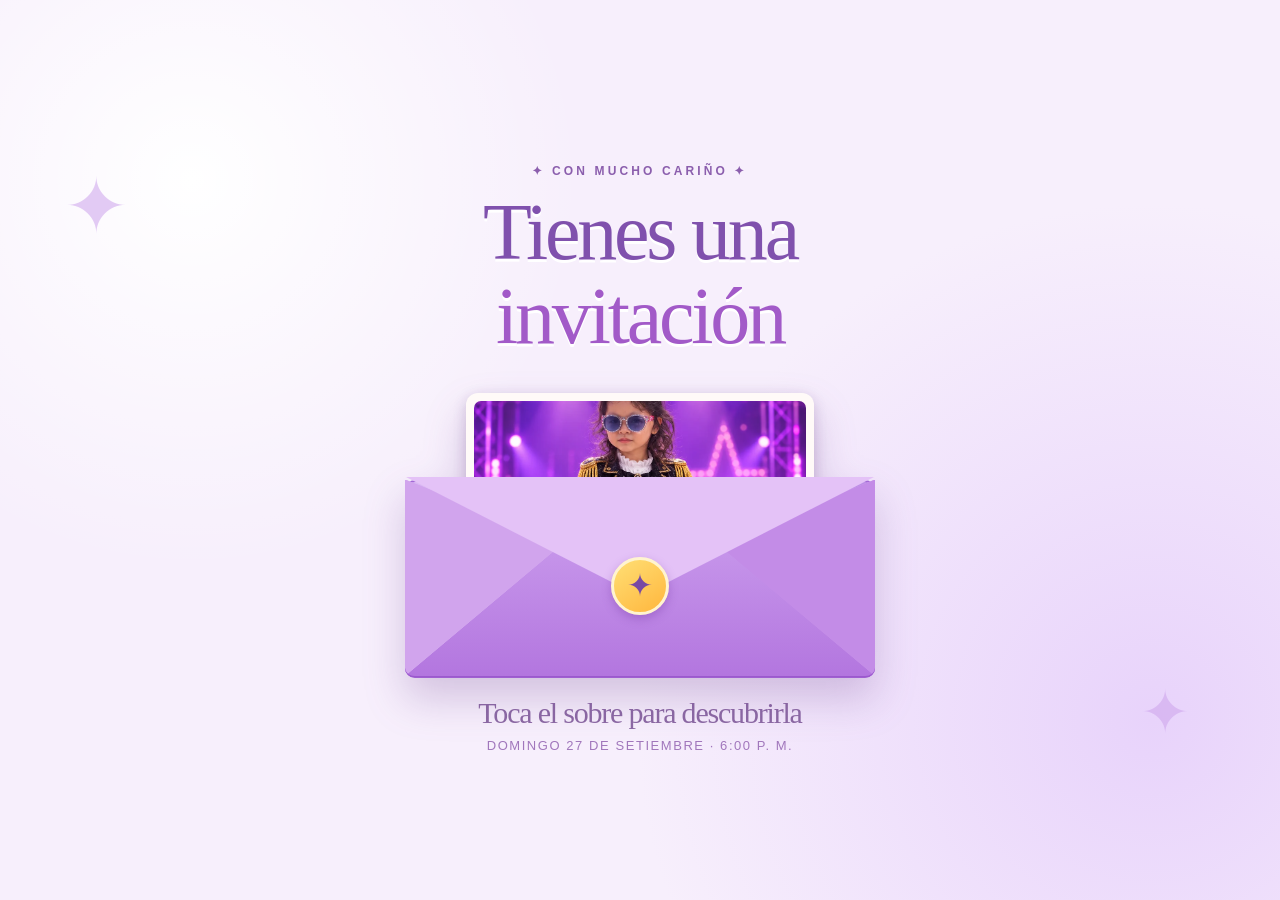
<file: index.html>
<!doctype html>
<html lang="es">
<head>
  <meta charset="utf-8">
  <meta name="viewport" content="width=device-width, initial-scale=1, viewport-fit=cover">
  <meta name="theme-color" content="#f7effc">
  <meta name="robots" content="noindex,nofollow">
  <meta name="description" content="Alessia tiene una invitación para ti.">
  <title>Una invitación para ti · Alessia</title>
  <link rel="stylesheet" href="styles.css">
</head>
<body class="cover-page">
  <main class="cover">
    <div class="cover-head">
      <div class="eyebrow">✦ Con mucho cariño ✦</div>
      <h1 class="script">Tienes una <span>invitación</span></h1>
    </div>
    <button class="envelope-button" type="button" aria-label="Abrir el sobre y ver la invitación de Alessia">
      <span class="envelope-back" aria-hidden="true"></span>
      <span class="letter" aria-hidden="true"><img src="assets/alessia-portada.webp" alt=""><strong>Alessia cumple <b>4</b></strong></span>
      <span class="envelope-front" aria-hidden="true"></span>
      <span class="envelope-flap" aria-hidden="true"></span>
      <span class="seal" aria-hidden="true">✦</span>
    </button>
    <p class="cover-prompt script">Toca el sobre para descubrirla</p>
    <p class="cover-foot">Domingo 27 de setiembre · 6:00 p. m.</p>
  </main>
  <audio id="background-music" src="assets/audio/musica-invitacion.mp3" preload="auto" loop></audio>
  <script src="music.js"></script>
  <script>
    const envelope = document.querySelector('.envelope-button');
    envelope.addEventListener('click', () => {
      if (envelope.classList.contains('opening')) return;
      window.startInvitationMusic?.();
      envelope.classList.add('opening');
      setTimeout(() => { window.location.href = 'invitacion.html'; }, 700);
    });
  </script>
</body>
</html>
</file>
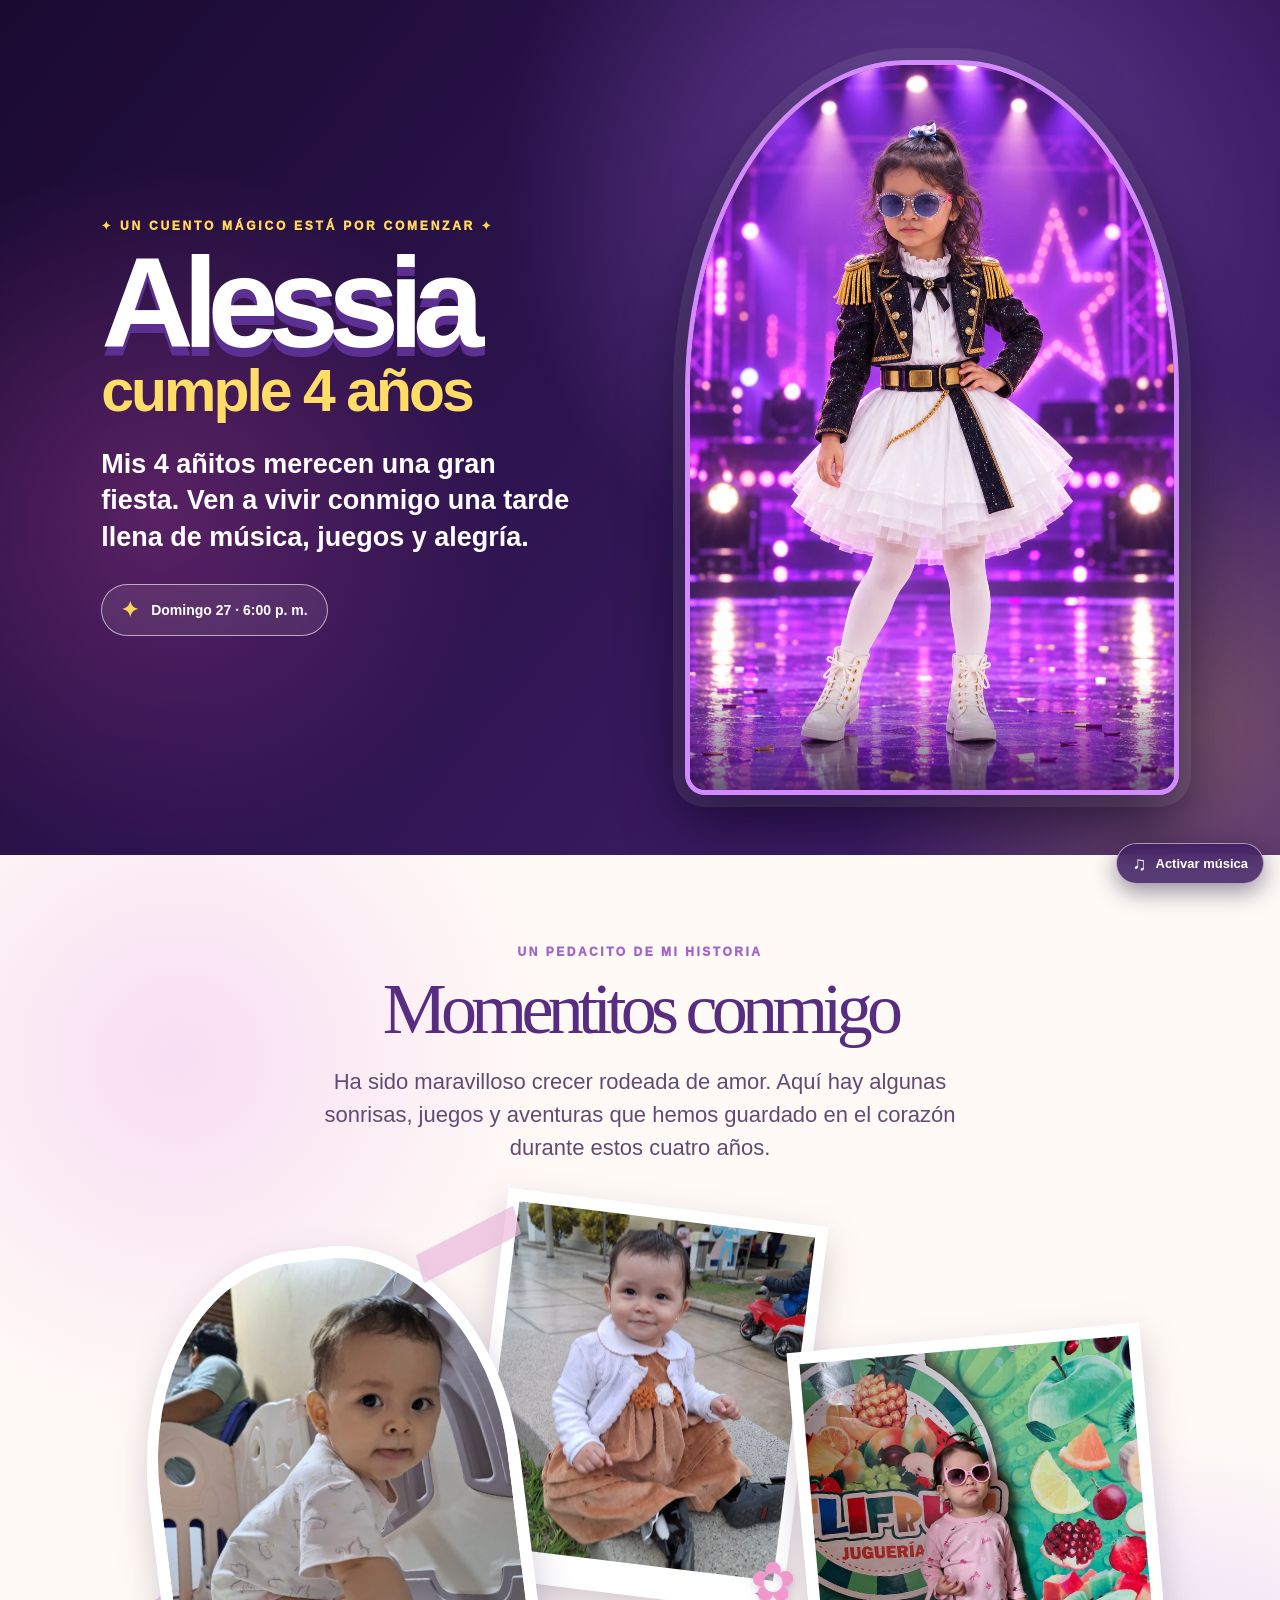
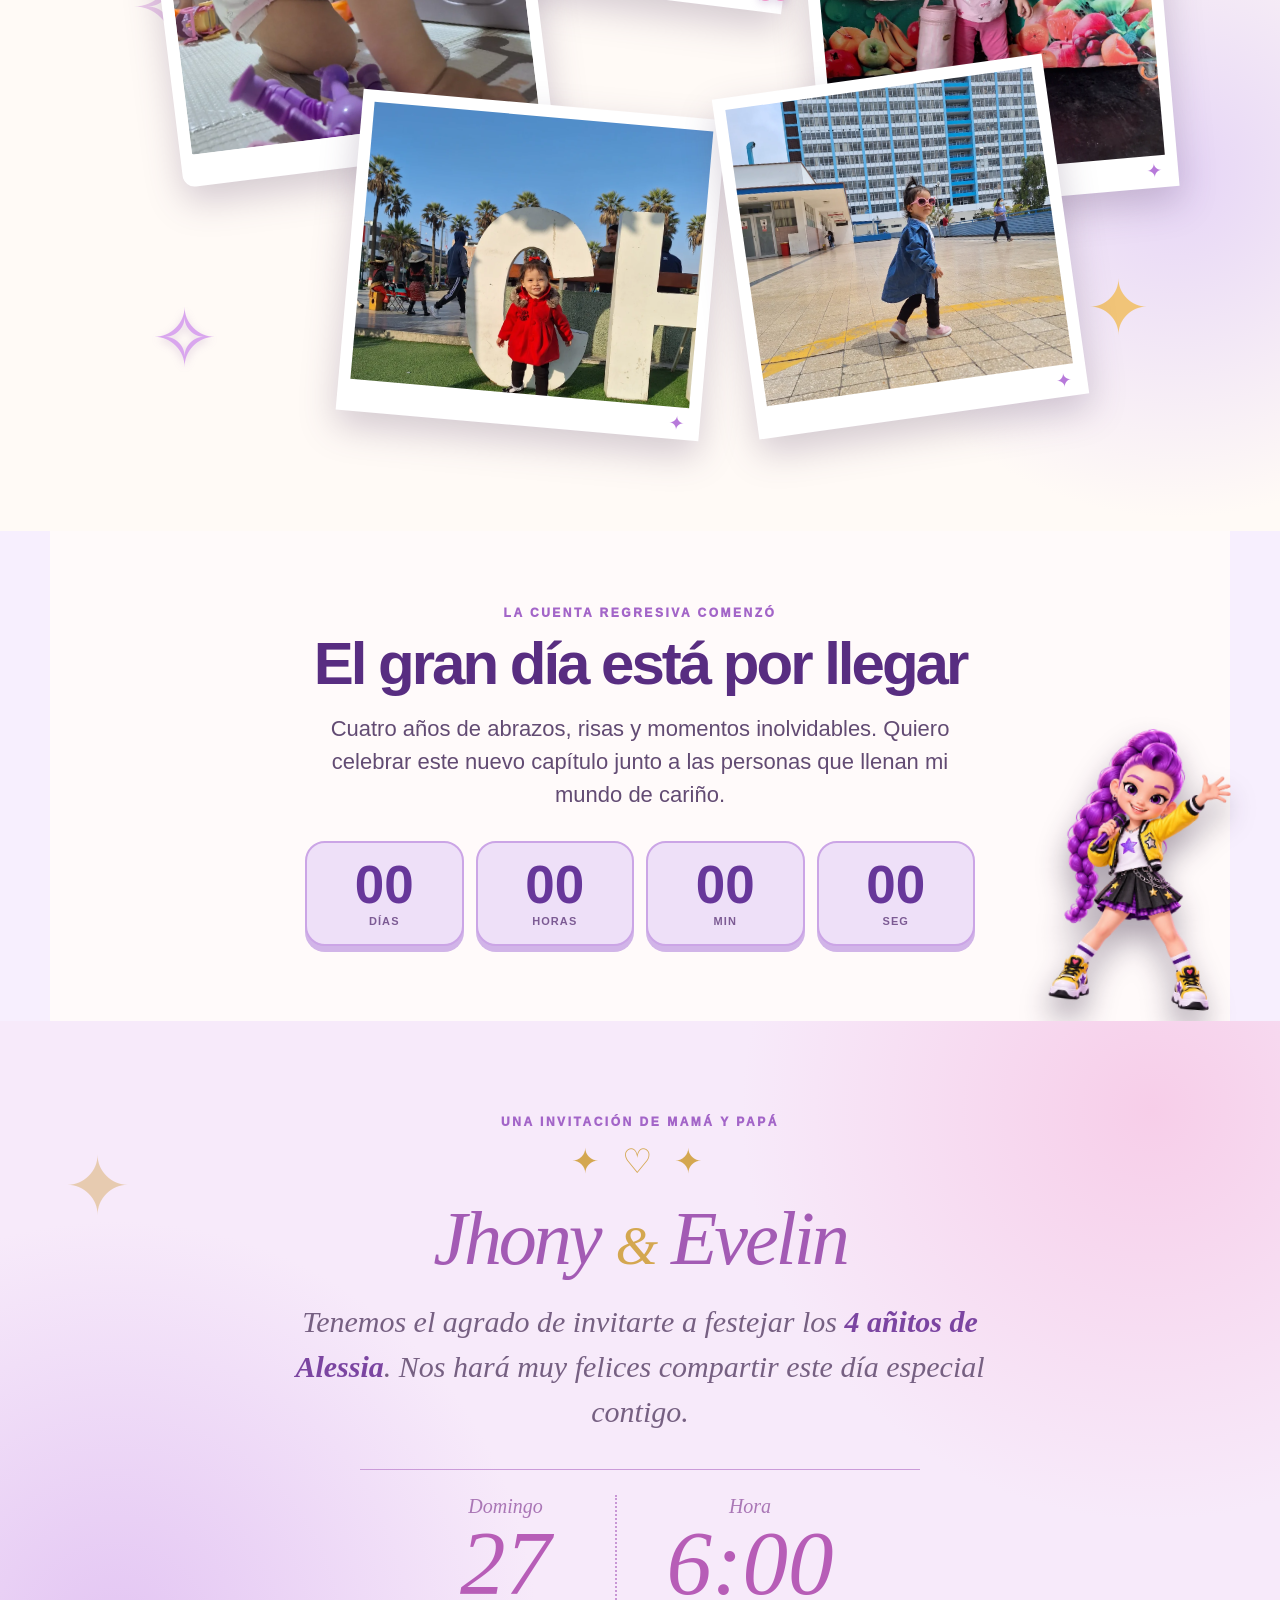
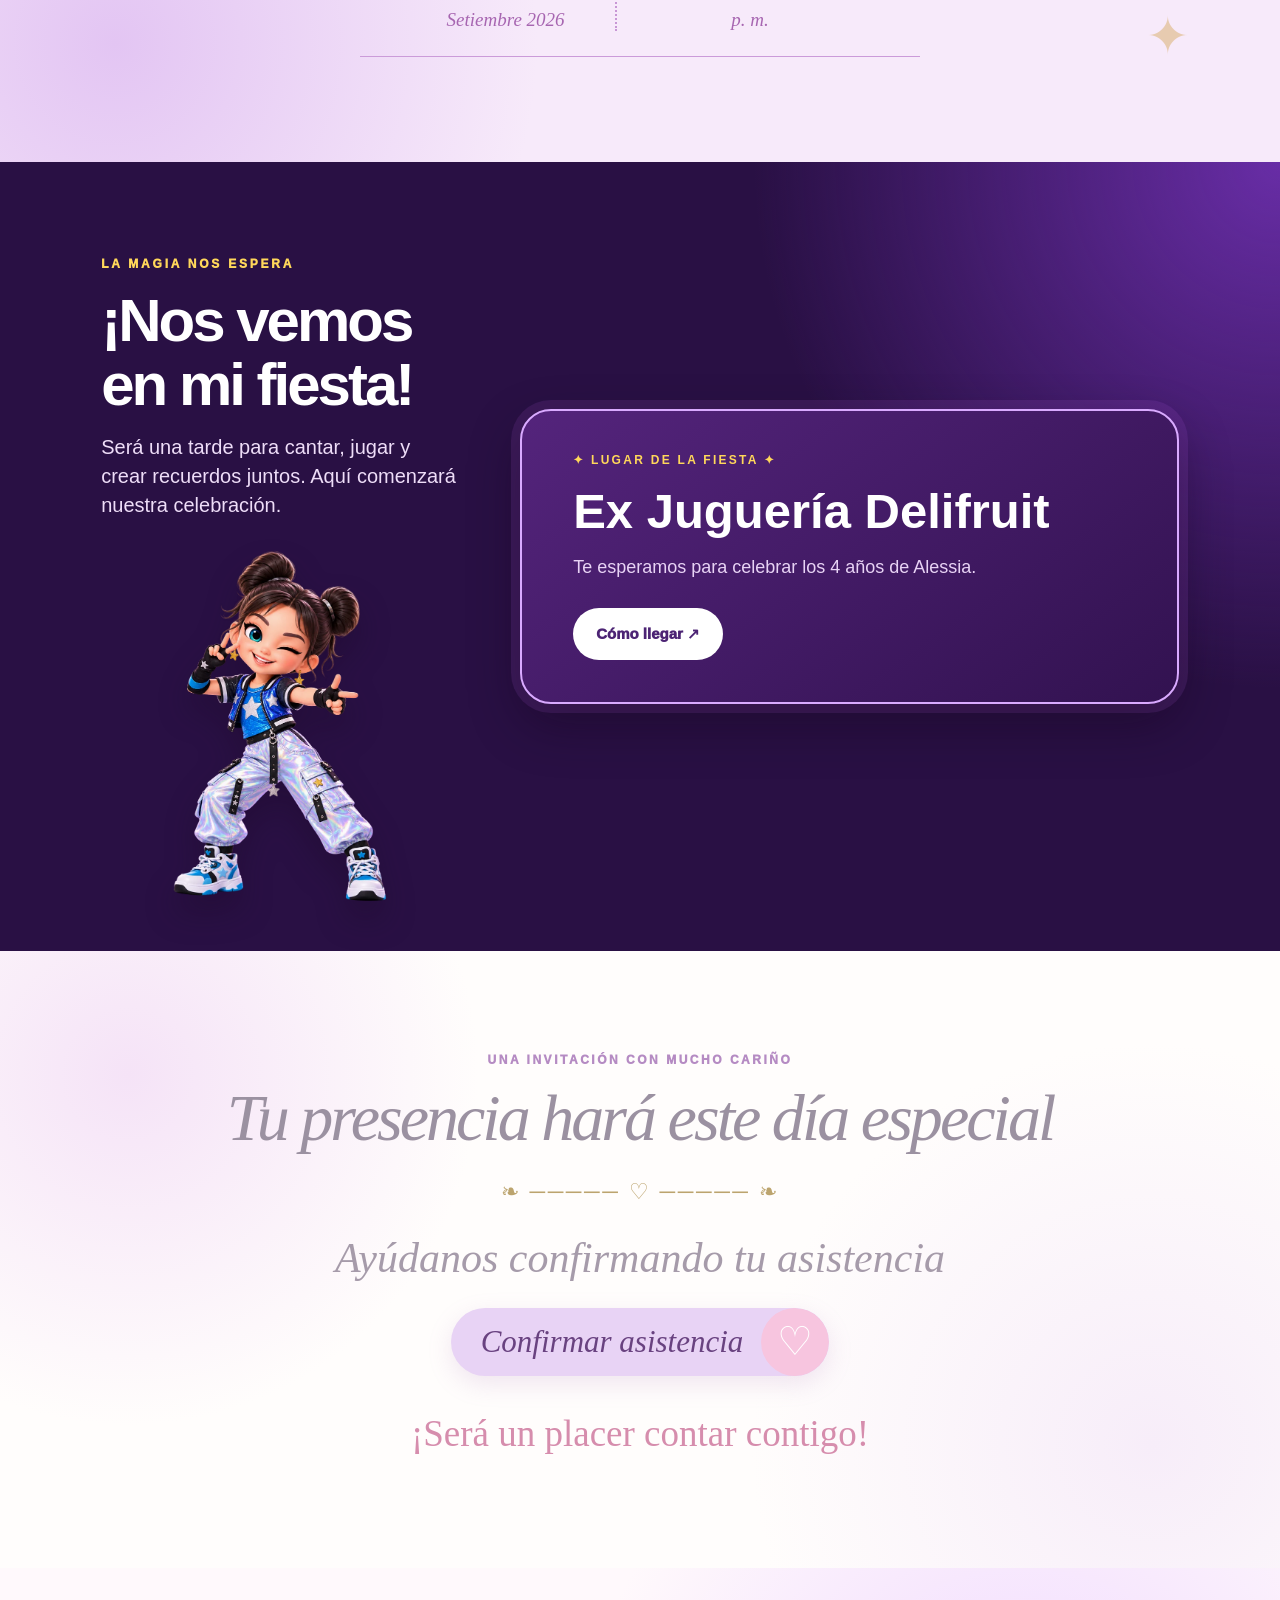
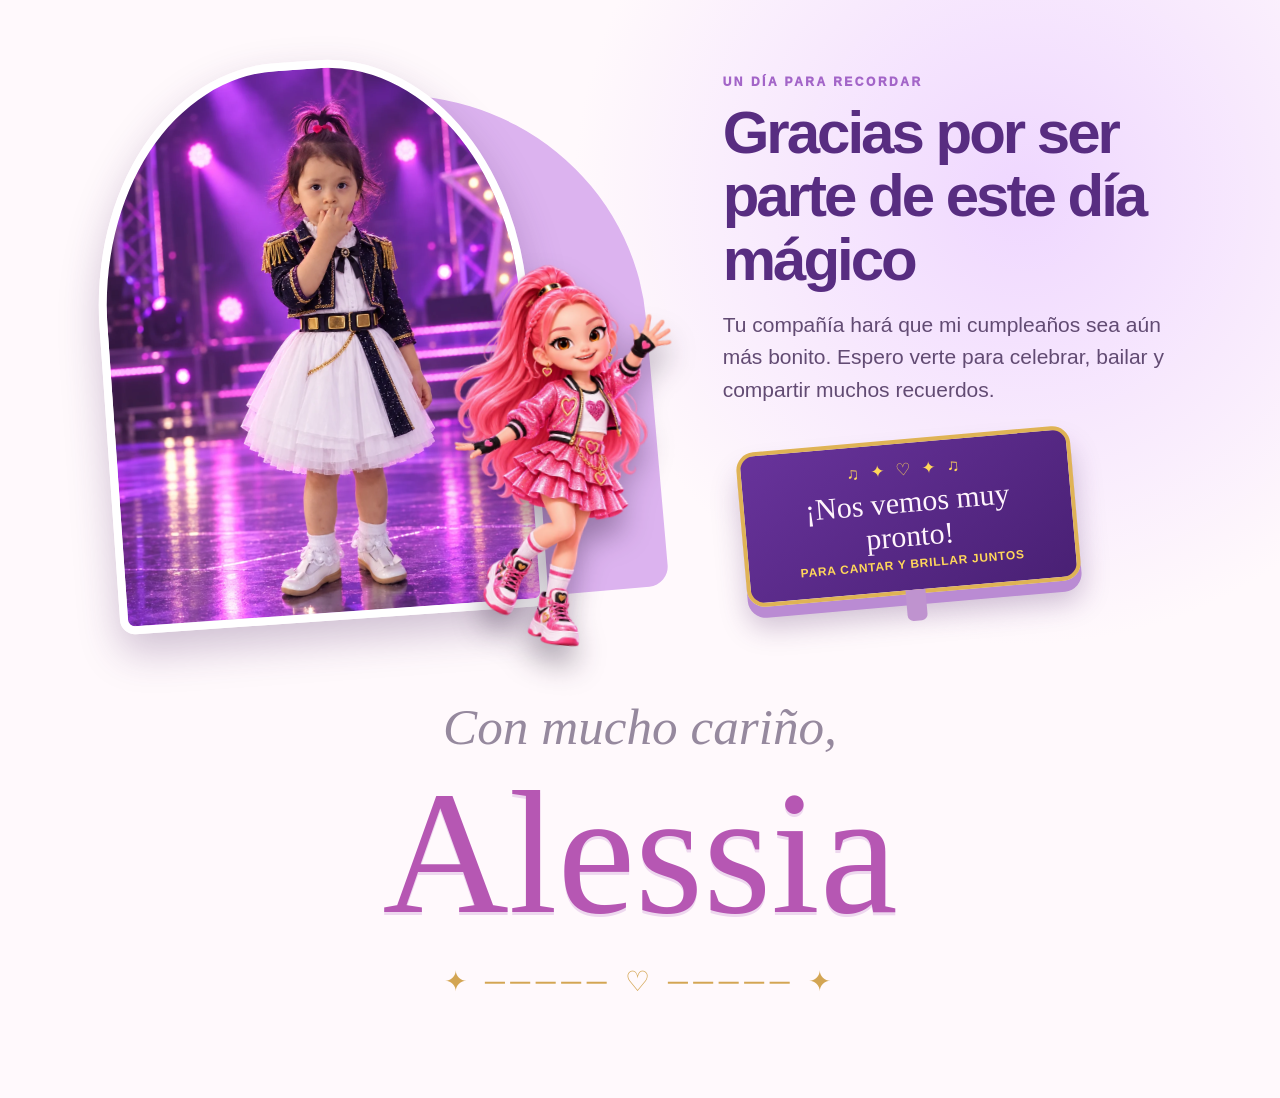
<file: invitacion.html>
<!doctype html>
<html lang="es">
<head>
  <meta charset="utf-8">
  <meta name="viewport" content="width=device-width, initial-scale=1, viewport-fit=cover">
  <meta name="theme-color" content="#17092e">
  <meta name="robots" content="noindex,nofollow">
  <meta name="description" content="Celebra los 4 años de Alessia el domingo 27 de setiembre a las 6:00 p. m.">
  <title>Alessia cumple 4 · Invitación</title>
  <link rel="stylesheet" href="styles.css">
</head>
<body class="invitation-page">
  <main class="site">
    <header class="invite-hero">
      <div class="wrap hero-inner">
        <div class="hero-text">
          <span class="overline">✦ Un cuento mágico está por comenzar ✦</span>
          <h1>Alessia<span>cumple 4 años</span></h1>
          <p>Mis 4 añitos merecen una gran fiesta. Ven a vivir conmigo una tarde llena de música, juegos y alegría.</p>
          <div class="hero-date"><span aria-hidden="true">✦</span> Domingo 27 · 6:00 p. m.</div>
        </div>
        <div class="hero-photo">
          <img src="assets/alessia-portada.webp" alt="Alessia vestida para su fiesta con chaqueta negra y dorada y falda blanca">
          <span class="hero-spark one" aria-hidden="true">✧</span><span class="hero-spark two" aria-hidden="true">✦</span>
        </div>
      </div>
    </header>




    <section class="moments-section" aria-labelledby="moments-title">
      <div class="wrap">
        <span class="section-tag">Un pedacito de mi historia</span>
        <h2 id="moments-title">Momentitos conmigo</h2>
        <p class="lead">Ha sido maravilloso crecer rodeada de amor. Aquí hay algunas sonrisas, juegos y aventuras que hemos guardado en el corazón durante estos cuatro años.</p>
        <div class="scrapbook">
          <span class="tape" aria-hidden="true"></span><span class="sticker one" aria-hidden="true">✿</span><span class="sticker two" aria-hidden="true">✧</span>
          <button class="shot" type="button" aria-label="Ampliar momento 1"><img src="assets/momento-1.webp" alt="Alessia de bebé jugando" loading="lazy"></button>
          <button class="shot" type="button" aria-label="Ampliar momento 2"><img src="assets/momento-2.webp" alt="Alessia sonriendo de pequeña" loading="lazy"></button>
          <button class="shot" type="button" aria-label="Ampliar momento 3"><img src="assets/momento-3.webp" alt="Alessia con gafas rosas" loading="lazy"></button>
          <button class="shot" type="button" aria-label="Ampliar momento 4"><img src="assets/momento-4.webp" alt="Alessia con abrigo rojo" loading="lazy"></button>
          <button class="shot" type="button" aria-label="Ampliar momento 5"><img src="assets/momento-5.webp" alt="Alessia caminando con gafas rosas" loading="lazy"></button>
        </div>
      </div>
    </section>
    <section class="intro-section wrap" aria-labelledby="intro-title">
      <span class="section-tag">La cuenta regresiva comenzó</span>
      <h2 id="intro-title">El gran día está por llegar</h2>
      <p class="lead">Cuatro años de abrazos, risas y momentos inolvidables. Quiero celebrar este nuevo capítulo junto a las personas que llenan mi mundo de cariño.</p>
      <div class="countdown" id="countdown" aria-label="Cuenta regresiva para la fiesta">
        <div class="time-box"><strong id="days">00</strong><small>Días</small></div>
        <div class="time-box"><strong id="hours">00</strong><small>Horas</small></div>
        <div class="time-box"><strong id="minutes">00</strong><small>Min</small></div>
        <div class="time-box"><strong id="seconds">00</strong><small>Seg</small></div>
      </div>
      <img class="warrior warrior-purple" src="assets/guerrera-morada.webp" alt="Guerrera K-pop de niña con trenza morada y chaqueta amarilla" loading="lazy">
    </section>
    <section class="family-section" aria-labelledby="family-title">
      <div class="wrap family-inner">
        <span class="section-tag">Una invitación de mamá y papá</span>
        <div class="family-emblem" aria-hidden="true">✦ ♡ ✦</div>
        <h2 id="family-title">Jhony <span>&amp;</span> Evelin</h2>
        <p>Tenemos el agrado de invitarte a festejar los <strong>4 añitos de Alessia</strong>. Nos hará muy felices compartir este día especial contigo.</p>
        <div class="family-event" aria-label="Domingo 27 de setiembre de 2026 a las 6 de la tarde">
          <div><small>Domingo</small><strong>27</strong><span>Setiembre 2026</span></div>
          <i aria-hidden="true"></i>
          <div><small>Hora</small><strong>6:00</strong><span>p. m.</span></div>
        </div>
      </div>
    </section>
    <section class="details-section" aria-labelledby="details-title">
      <div class="wrap details-grid">
        <div class="details-title">
          <span class="overline">La magia nos espera</span>
          <h2 id="details-title">¡Nos vemos en mi fiesta!</h2>
          <p>Será una tarde para cantar, jugar y crear recuerdos juntos. Aquí comenzará nuestra celebración.</p>
          <img class="warrior warrior-blue" src="assets/guerrera-azul.webp" alt="Guerrera K-pop de niña con dos moños y ropa azul" loading="lazy">
        </div>
        <div class="event-card">
          <span class="event-card-tag">✦ Lugar de la fiesta ✦</span>
          <h3>Ex Juguería Delifruit</h3>
          <p>Te esperamos para celebrar los 4 años de Alessia.</p>
          <a class="btn btn-map" href="https://maps.app.goo.gl/7Awkzd8nzFdAKbxn6" target="_blank" rel="noopener noreferrer">Cómo llegar ↗</a>
        </div>
      </div>
    </section>
    <section class="rsvp-section" aria-labelledby="rsvp-title">
      <div class="wrap">
        <span class="section-tag">Una invitación con mucho cariño</span>
        <h2 id="rsvp-title">Tu presencia hará este día especial</h2>
        <div class="rsvp-ornament" aria-hidden="true">❧ ───── ♡ ───── ❧</div>
        <p class="rsvp-request">Ayúdanos confirmando tu asistencia</p>
        <a class="btn btn-rsvp" href="https://wa.me/51922124155?text=Hola%2C%20confirmo%20mi%20asistencia%20al%20cumplea%C3%B1os%20de%20Alessia%20el%2027%20de%20setiembre%20a%20las%206%3A00%20p.%20m." target="_blank" rel="noopener noreferrer"><span>Confirmar asistencia</span><span class="rsvp-icon" aria-hidden="true">♡</span></a>
        <p class="rsvp-closing">¡Será un placer contar contigo!</p>
      </div>
    </section>
    <section class="farewell-section" aria-labelledby="farewell-title">
      <div class="wrap farewell-grid">
        <div class="farewell-visual">
          <img class="farewell-photo" src="assets/alessia-despedida.webp" alt="Alessia con su vestido de fiesta en un escenario de luces moradas" loading="lazy">
          <img class="warrior warrior-pink" src="assets/guerrera-rosa.webp" alt="Guerrera K-pop de niña de cabello rosa saludando junto a Alessia" loading="lazy">
        </div>
        <div class="farewell-copy">
          <span class="section-tag">Un día para recordar</span>
          <h2 id="farewell-title">Gracias por ser parte de este día mágico</h2>
          <p>Tu compañía hará que mi cumpleaños sea aún más bonito. Espero verte para celebrar, bailar y compartir muchos recuerdos.</p>
          <div class="fan-sign" aria-label="Letrero de fan: ¡Nos vemos muy pronto para cantar y brillar!">
            <span aria-hidden="true">♫ ✦ ♡ ✦ ♫</span>
            <strong>¡Nos vemos muy pronto!</strong>
            <small>Para cantar y brillar juntos</small>
          </div>
        </div>
      </div>
      <div class="farewell-signature wrap">
        <span>Con mucho cariño,</span>
        <strong>Alessia</strong>
        <div aria-hidden="true">✦ ───── ♡ ───── ✦</div>
      </div>
    </section>
  </main>
  <div class="lightbox" id="lightbox" role="dialog" aria-modal="true" aria-label="Foto ampliada"><button type="button" aria-label="Cerrar foto">×</button><img alt=""></div>
  <audio id="background-music" src="assets/audio/musica-invitacion.mp3" preload="auto" loop></audio>
  <button class="music-toggle" id="music-toggle" type="button" aria-label="Activar música"><span aria-hidden="true">♫</span><span class="music-label">Activar música</span></button>
  <script src="invitation.js"></script>
  <script src="music.js"></script>
</body>
</html>
</file>
<file: styles.css>
:root{--night:#17092e;--plum:#452071;--violet:#7945c9;--lilac:#b99ade;--pink:#f674c8;--gold:#ffd75a;--paper:#fffaf8;--ink:#352044}
*{box-sizing:border-box}
html{scroll-behavior:smooth}
body{margin:0;font-family:Trebuchet MS,Segoe UI,Arial,sans-serif}
button,a{-webkit-tap-highlight-color:transparent}
button{font:inherit}
img{display:block;max-width:100%}
a{color:inherit}
.script{font-family:Segoe Script,Brush Script MT,cursive;font-weight:400;letter-spacing:-.04em}

/* A separate, full-screen envelope cover. */
.cover-page{color:var(--ink);background:#f8efff}
.cover{min-height:100svh;display:flex;flex-direction:column;justify-content:center;align-items:center;position:relative;isolation:isolate;overflow:hidden;text-align:center;padding:48px 20px 32px;background:radial-gradient(circle at 15% 20%,#fff 0,transparent 30%),radial-gradient(circle at 90% 80%,#e8d3fb 0,transparent 38%),#f7effc}
.cover::before,.cover::after{content:"✦";position:absolute;color:#cda3ec;font-size:clamp(38px,6vw,80px);opacity:.55;z-index:-1}.cover::before{left:5%;top:18%}.cover::after{right:7%;bottom:17%;font-size:clamp(28px,5vw,60px)}
.cover-head{position:relative;z-index:3;margin:0 0 clamp(20px,4vh,45px)}
.cover-head .eyebrow{font-size:12px;text-transform:uppercase;letter-spacing:.26em;color:#8b5ead;font-weight:900}
.cover-head h1{font-size:clamp(50px,8vw,96px);line-height:1.05;color:#8051ad;margin:12px 0 0;text-shadow:0 3px 0 #fff}
.cover-head h1 span{display:block;color:#a25ac8}
.envelope-button{border:0;background:transparent;padding:0;width:min(76vw,470px);height:min(57vw,345px);min-height:245px;max-height:345px;position:relative;cursor:pointer;perspective:1000px;filter:drop-shadow(0 21px 20px #63368a3d)}
.letter{position:absolute;z-index:2;left:13%;right:13%;top:5%;height:80%;border-radius:12px;background:var(--paper);padding:8px 8px 17px;box-shadow:0 4px 14px #42196633;transition:transform .65s ease;overflow:hidden}
.letter img{width:100%;height:77%;object-fit:cover;object-position:center 22%;border-radius:7px}
.letter strong{display:block;font-size:clamp(20px,4vw,28px);font-weight:1000;color:var(--plum);margin-top:5px}.letter strong b{color:#e453ad}
.envelope-back{position:absolute;z-index:1;left:0;right:0;bottom:0;height:66%;border-radius:10px;background:linear-gradient(145deg,#dab8f3,#aa74dd);border:2px solid #a369d6}
.envelope-front{position:absolute;z-index:4;left:0;right:0;bottom:0;height:66%;border-radius:0 0 10px 10px;background:linear-gradient(140deg,#d1a4ed 49.8%,transparent 50%) left/50% 100% no-repeat,linear-gradient(220deg,#c38ce7 49.8%,transparent 50%) right/50% 100% no-repeat,linear-gradient(0deg,#b376df,#d0a5f0);clip-path:polygon(0 0,50% 48%,100% 0,100% 100%,0 100%);border-bottom:2px solid #9c58ce}
.envelope-flap{position:absolute;z-index:5;left:0;right:0;bottom:27%;height:40%;background:#e4c2f7;clip-path:polygon(0 0,100% 0,50% 100%);transform-origin:top;transition:transform .55s ease,z-index .2s}
.seal{position:absolute;z-index:6;left:50%;bottom:21%;transform:translateX(-50%);width:58px;height:58px;border-radius:50%;display:grid;place-items:center;background:linear-gradient(145deg,#ffdf75,#ffb63d);color:#7849a4;border:3px solid #fff4cf;font-size:31px;box-shadow:0 4px 10px #7b3eaa65;transition:opacity .25s}
.envelope-button:hover .letter,.envelope-button:focus-visible .letter{transform:translateY(-14px)}
.envelope-button.opening .envelope-flap{transform:rotateX(175deg);z-index:0}.envelope-button.opening .letter{transform:translateY(-110px)}.envelope-button.opening .seal{opacity:0}
.cover-prompt{font-size:clamp(20px,3vw,30px);color:#8c69a4;margin:30px 0 0}.cover-foot{font-size:13px;letter-spacing:.12em;text-transform:uppercase;color:#a177bc;margin:16px 0 0}

/* Invitation page. */
.invitation-page{background:#f7effe;color:var(--ink)}
.site{overflow:hidden}
.wrap{max-width:1180px;margin:auto;padding-left:clamp(20px,4vw,54px);padding-right:clamp(20px,4vw,54px)}
.invite-hero{min-height:690px;background:radial-gradient(circle at 72% 22%,#68409b 0,transparent 37%),linear-gradient(130deg,#1a0a31,#452073);color:#fff;position:relative;isolation:isolate;overflow:hidden}
.invite-hero::before{content:"";position:absolute;inset:0;background:radial-gradient(circle at 12% 60%,#e451ba44 0,transparent 28%),radial-gradient(circle at 93% 85%,#ffd65b44 0,transparent 25%);z-index:-1}
.hero-inner{min-height:690px;display:grid;grid-template-columns:minmax(0,1fr) minmax(330px,.95fr);align-items:center;gap:clamp(20px,5vw,85px);padding-top:60px;padding-bottom:60px}
.hero-text{position:relative;z-index:2}
.overline{display:block;color:var(--gold);font-size:12px;font-weight:1000;letter-spacing:.23em;text-transform:uppercase;margin-bottom:18px}
.hero-text h1{font-size:clamp(68px,10vw,134px);line-height:.82;letter-spacing:-.085em;margin:0 0 20px;text-shadow:0 9px 0 #5c3092}
.hero-text h1 span{display:block;font-size:.46em;letter-spacing:-.05em;line-height:1.18;color:#ffdd67;text-shadow:none}
.hero-text p{font-size:clamp(19px,2.3vw,27px);font-weight:800;line-height:1.35;max-width:480px;margin:0 0 29px}
.hero-date{display:inline-flex;gap:12px;align-items:center;border:1px solid #ffffff99;border-radius:999px;padding:13px 19px;background:#ffffff16;backdrop-filter:blur(5px);font-weight:900;font-size:14px}
.hero-date span{color:var(--gold);font-size:21px}
.hero-photo{position:relative;align-self:stretch;min-height:560px;border-radius:45% 45% 20px 20px;overflow:hidden;border:5px solid #d38afd;box-shadow:0 0 0 12px #ffffff14,0 25px 60px #09021caa}
.hero-photo img{width:100%;height:100%;object-fit:cover;object-position:center 21%}
.hero-photo::after{content:"";position:absolute;inset:auto 0 0;height:15%;background:linear-gradient(transparent,#1b0b33aa)}
.hero-spark{position:absolute;color:var(--gold);font-size:56px;filter:drop-shadow(0 0 12px #ffc843);z-index:3}.hero-spark.one{top:5%;right:-3%}.hero-spark.two{bottom:7%;left:-7%;font-size:33px}
.intro-section{padding-top:75px;padding-bottom:75px;text-align:center;background:#fffafa;position:relative;isolation:isolate}
.intro-section>*:not(.warrior){position:relative;z-index:1}
.section-tag{display:block;text-transform:uppercase;letter-spacing:.21em;color:#a365c8;font-size:12px;font-weight:1000;margin-bottom:12px}
h2{font-size:clamp(37px,5vw,60px);line-height:1.06;letter-spacing:-.05em;margin:0 0 17px;color:#582d81}
.lead{font-size:clamp(17px,2vw,22px);line-height:1.5;max-width:650px;margin:0 auto 30px;color:#624b73}
.countdown{max-width:670px;display:grid;grid-template-columns:repeat(4,1fr);gap:12px;margin:30px auto 0}
.time-box{background:#eee0f8;border:2px solid #cba5e6;border-radius:20px;padding:15px 6px;box-shadow:0 6px 0 #d1b4e8}.time-box strong{display:block;font-size:clamp(32px,5vw,53px);line-height:1;font-variant-numeric:tabular-nums;color:#67379a}.time-box small{font-size:11px;text-transform:uppercase;letter-spacing:.1em;font-weight:900;color:#7c5b94}
.details-section{padding-top:95px;padding-bottom:95px;background:radial-gradient(circle at right top,#682da6 0,transparent 35%),#291044;color:white}
.details-grid{display:grid;grid-template-columns:.7fr 1.3fr;gap:clamp(25px,5vw,80px);align-items:center}
.details-title h2{color:white}.details-title p{font-size:20px;line-height:1.45;color:#eeddf8;margin:0}
.warrior{display:block;object-fit:contain;filter:drop-shadow(0 18px 15px #1b08265c)}
.warrior-purple{position:absolute;width:190px;right:0;bottom:12px;z-index:0;transform:rotate(5deg)}
.warrior-blue{width:min(100%,275px);max-height:360px;margin:26px auto -50px;object-position:bottom}
.event-card{position:relative;padding:42px clamp(25px,4vw,55px);border:2px solid #d9aaff;border-radius:31px;background:linear-gradient(145deg,#54247c,#321250);box-shadow:0 0 0 9px #d16bff1b,0 20px 50px #15051f77}
.event-card-tag{display:block;color:var(--gold);font-size:12px;letter-spacing:.19em;text-transform:uppercase;font-weight:900;margin-bottom:17px}.event-card h3{font-size:clamp(29px,4vw,49px);line-height:1.12;margin:0 0 16px;color:white}.event-card p{font-size:18px;line-height:1.5;color:#e8d3f5;margin:0 0 27px}
.btn{display:inline-flex;align-items:center;justify-content:center;min-height:52px;border-radius:999px;padding:13px 23px;font-size:15px;font-weight:1000;text-decoration:none;border:0;cursor:pointer;transition:transform .2s,box-shadow .2s}.btn:hover{transform:translateY(-3px)}.btn-map{background:#ffffff;color:#4c2474}.btn-rsvp{background:#e8d3f5;color:#694280;box-shadow:0 8px 24px #aa79b62e;font-family:Georgia,serif;font-style:italic;font-size:clamp(20px,2.5vw,31px);font-weight:400;gap:18px;min-height:68px;padding:0 0 0 30px;overflow:hidden}
.moments-section{padding-top:90px;padding-bottom:105px;background:radial-gradient(circle at 14% 16%,#f8def3 0,transparent 24%),radial-gradient(circle at 92% 72%,#e6d5f6 0,transparent 23%),#fffaf6;text-align:center}
.moments-section h2{font-family:Segoe Script,Brush Script MT,cursive;font-size:clamp(43px,6vw,72px);font-weight:400;letter-spacing:-.08em}.moments-section .lead{margin-bottom:26px}
.scrapbook{position:relative;max-width:1040px;height:820px;margin:42px auto 0}
.scrapbook::before{content:"✧";position:absolute;left:1%;top:42%;font-size:100px;color:#d393dd;opacity:.45}.scrapbook::after{content:"✦";position:absolute;right:1%;bottom:9%;font-size:75px;color:#f2bd59;opacity:.8}
.shot{position:absolute;display:block;border:0;background:white;padding:12px 12px 32px;box-shadow:0 15px 36px #563d6442;cursor:pointer;transition:transform .25s,box-shadow .25s;z-index:1}
.shot:hover{z-index:7;box-shadow:0 24px 40px #3f215d55}
.shot img{width:100%;height:100%;object-fit:cover;object-position:center 25%}
.shot::after{content:"✦";position:absolute;right:15px;bottom:5px;font-size:19px;color:#b779da}
.shot:nth-of-type(1){left:3%;top:5%;width:36%;height:520px;border-radius:45% 45% 12px 12px;transform:rotate(-7deg);z-index:3}.shot:nth-of-type(1) img{border-radius:45% 45% 2px 2px;object-position:67% 45%}.shot:nth-of-type(1):hover{transform:rotate(-3deg) scale(1.03)}
.shot:nth-of-type(2){left:35%;top:0;width:31%;height:390px;transform:rotate(7deg);z-index:2}.shot:nth-of-type(2):hover{transform:rotate(3deg) scale(1.04)}
.shot:nth-of-type(3){right:0;top:16%;width:34%;height:465px;transform:rotate(-5deg);z-index:4}.shot:nth-of-type(3):hover{transform:rotate(-1deg) scale(1.03)}
.shot:nth-of-type(4){left:22%;bottom:0;width:35%;height:322px;transform:rotate(5deg);z-index:5}.shot:nth-of-type(4):hover{transform:rotate(1deg) scale(1.04)}
.shot:nth-of-type(5){right:9%;bottom:1%;width:32%;height:343px;transform:rotate(-8deg);z-index:6}.shot:nth-of-type(5):hover{transform:rotate(-4deg) scale(1.04)}
.tape{position:absolute;width:115px;height:29px;background:#e9b9dcad;z-index:8;transform:rotate(-27deg);left:28%;top:3%;clip-path:polygon(5% 0,100% 0,95% 100%,0 100%)}
.sticker{position:absolute;z-index:8;font-size:55px;color:#ef9aca;filter:drop-shadow(0 3px 4px #7f4f9b3b)}.sticker.one{top:42%;right:35%}.sticker.two{bottom:5%;left:3%;color:#d9a6ee;font-size:80px}
.family-section{padding:94px 0 105px;text-align:center;background:radial-gradient(circle at 9% 84%,#e3c5f3,transparent 32%),radial-gradient(circle at 90% 12%,#f7cee9,transparent 31%),#f7eafa;position:relative;overflow:hidden}
.family-section::before,.family-section::after{content:"✦";position:absolute;color:#d5a658;opacity:.45;font-size:80px}.family-section::before{left:5%;top:16%}.family-section::after{right:7%;bottom:13%;font-size:52px}
.family-inner{max-width:900px;position:relative;z-index:1}.family-emblem{color:#d4a750;font-size:34px;letter-spacing:.19em;margin:11px 0 17px}.family-section h2{font-family:Georgia,serif;font-size:clamp(44px,6vw,76px);font-style:italic;font-weight:400;color:#a35bb4;letter-spacing:-.04em;margin-bottom:20px}.family-section h2 span{color:#d4a750;font-size:.72em}.family-section p{font:italic clamp(20px,2.6vw,30px)/1.5 Georgia,serif;color:#766082;max-width:740px;margin:0 auto 35px}.family-section p strong{color:#7b45a1;font-weight:600}
.family-event{display:flex;justify-content:center;align-items:stretch;gap:clamp(20px,4vw,50px);max-width:560px;margin:auto;padding:25px 30px;border-top:1px solid #cb9bd9;border-bottom:1px solid #cb9bd9;color:#864ba1}.family-event>div{min-width:0;display:grid;align-content:start;justify-items:center}.family-event small{font:italic 20px Georgia,serif;color:#aa77b6}.family-event strong{font:italic clamp(59px,8vw,91px)/1 Georgia,serif;color:#b75db7}.family-event span{font:italic 19px Georgia,serif;color:#a766b1}.family-event i{border-left:2px dotted #c897d5;align-self:stretch}
.rsvp-section{background:radial-gradient(circle at 10% 20%,#f5e3f7,transparent 28%),radial-gradient(circle at 90% 80%,#f7edf9,transparent 32%),#fffdfc;color:#766d7c;text-align:center;padding-top:102px;padding-bottom:110px}.rsvp-section h2{font-family:Georgia,serif;font-size:clamp(38px,5.4vw,66px);font-style:italic;font-weight:400;line-height:1.18;color:#9b91a1;max-width:870px;margin:0 auto 22px;letter-spacing:-.045em}.rsvp-section .section-tag{color:#b58bc3}.rsvp-ornament{color:#bca46e;letter-spacing:.12em;font-family:Georgia,serif;font-size:22px;margin:18px 0 26px}.rsvp-request{font:italic clamp(26px,3.6vw,42px)/1.3 Georgia,serif;color:#a69baa;max-width:700px;margin:0 auto 22px}.rsvp-invite{font:17px/1.6 Georgia,serif;color:#8a788f;max-width:580px;margin:0 auto 28px}.rsvp-section .btn{min-width:320px}.rsvp-icon{display:grid;place-items:center;background:#f7c5df;border-radius:50%;width:68px;height:68px;color:white;font:40px/1 Georgia,serif}.rsvp-closing{font-family:Segoe Script,Brush Script MT,cursive;color:#d68dad;font-size:clamp(25px,3vw,37px);line-height:1.3;margin:34px 0 0}.rsvp-note{font-size:13px;color:#ad9aaa;margin:16px 0 0}
.farewell-section{padding:88px 0 100px;background:radial-gradient(circle at 80% 20%,#efd7ff,transparent 33%),#fff9fc;overflow:hidden}
.farewell-grid{display:grid;grid-template-columns:1.1fr .9fr;gap:clamp(24px,5vw,75px);align-items:center}
.farewell-visual{position:relative;min-height:570px;display:flex;align-items:center}
.farewell-visual::before{content:"";position:absolute;inset:7% 2% 3% 3%;border-radius:48% 48% 20px 20px;background:#dcb3ef;transform:rotate(-5deg)}
.farewell-photo{position:relative;width:77%;height:560px;object-fit:cover;object-position:center top;border:8px solid #fff;border-radius:45% 45% 15px 15px;box-shadow:0 18px 40px #4a236344;transform:rotate(-4deg)}
.warrior-pink{position:absolute;width:46%;max-height:400px;right:-3%;bottom:-20px;z-index:2;transform:rotate(7deg)}
.farewell-copy p{font-size:21px;line-height:1.55;color:#624b73;margin:0 0 26px}
.fan-sign{position:relative;display:grid;justify-items:center;gap:5px;width:min(100%,335px);margin:33px 0 12px 18px;padding:16px 20px 19px;border:4px solid #dfb355;border-radius:18px;background:linear-gradient(145deg,#68339b,#492074);box-shadow:0 11px 0 #ba8bd3,0 21px 28px #4b236344;transform:rotate(-5deg);text-align:center;color:#fff;isolation:isolate}.fan-sign::after{content:"";position:absolute;z-index:-1;left:calc(50% - 10px);top:100%;width:20px;height:31px;background:#bf93cf;border-radius:0 0 6px 6px}.fan-sign span{color:#ffd75a;font-size:17px;letter-spacing:.19em}.fan-sign strong{font-family:Segoe Script,Brush Script MT,cursive;color:#fff4fc;font-weight:400;font-size:clamp(22px,2.5vw,30px);line-height:1.12}.fan-sign small{font-size:12px;font-weight:900;letter-spacing:.06em;color:#ffd75a;text-transform:uppercase}
.farewell-signature{text-align:center;padding-top:70px}.farewell-signature span{display:block;font:italic clamp(28px,4vw,55px)/1.2 Georgia,serif;color:#96899e}.farewell-signature strong{display:block;font-family:Segoe Script,Brush Script MT,cursive;font-size:clamp(78px,14vw,175px);line-height:1.1;font-weight:400;color:#b657b3;text-shadow:0 3px 0 #eed8ef}.farewell-signature div{font:clamp(18px,2.4vw,28px) Georgia,serif;letter-spacing:.2em;color:#d3a553;margin:15px 0 0}
.lightbox{position:fixed;inset:0;z-index:30;background:#0c0315ed;display:none;align-items:center;justify-content:center;padding:18px}.lightbox.open{display:flex}.lightbox img{max-height:87vh;max-width:100%;object-fit:contain;border-radius:8px}.lightbox button{position:absolute;right:16px;top:16px;width:44px;height:44px;border-radius:50%;border:0;background:#fff;color:#351649;font-size:25px;cursor:pointer}
.music-toggle{position:fixed;right:calc(16px + env(safe-area-inset-right));bottom:calc(16px + env(safe-area-inset-bottom));z-index:25;display:flex;align-items:center;gap:9px;border:1px solid #ffffff88;border-radius:999px;padding:10px 15px;background:#3b195fd9;color:#fff;box-shadow:0 7px 24px #17092e77;font:700 13px/1.2 Arial,sans-serif;cursor:pointer;backdrop-filter:blur(10px)}.music-toggle span:first-child{font-size:19px;line-height:1}.music-toggle.is-playing{background:#6c3294e8}.music-toggle:focus-visible{outline:3px solid #ffd970;outline-offset:3px}
@media(max-width:900px){.hero-inner{grid-template-columns:.9fr 1.1fr;gap:24px}.hero-text h1{font-size:clamp(64px,9vw,90px)}.hero-photo{min-height:500px}.details-grid{grid-template-columns:1fr}.details-title{text-align:center;max-width:600px;margin:auto}.event-card{max-width:650px;margin:auto}.warrior-blue{margin:20px auto 0;width:195px}.warrior-purple{width:130px;right:-20px;bottom:0}.farewell-grid{gap:20px}.farewell-visual{min-height:450px}.farewell-photo{height:450px}}
@media(max-width:640px){.cover{padding:35px 18px}.cover-head h1{font-size:clamp(49px,12vw,70px)}.envelope-button{width:min(90vw,440px);height:290px;min-height:0}.cover-prompt{margin-top:20px}.invite-hero{min-height:0}.hero-inner{min-height:0;display:flex;flex-direction:column-reverse;gap:0;padding:0}.hero-photo{width:100%;min-height:0;height:min(70svh,620px);border:0;border-radius:0;box-shadow:none}.hero-photo img{object-position:center 17%}.hero-photo::after{height:36%;background:linear-gradient(transparent,#200c3e)}.hero-spark{display:none}.hero-text{width:100%;margin-top:-90px;padding:0 22px 49px;text-align:center}.hero-text h1{font-size:clamp(67px,17vw,103px)}.hero-text h1 span{font-size:.43em}.hero-text p{font-size:20px;margin:0 auto 20px}.hero-date{font-size:12px}.intro-section,.details-section,.moments-section,.rsvp-section{padding-top:60px;padding-bottom:70px}.countdown{gap:7px}.time-box{padding:13px 3px;border-radius:14px}.time-box strong{font-size:29px}.time-box small{font-size:9px}.details-title p{font-size:18px}.event-card{padding:38px 22px 28px;margin-top:32px}.trio-badge{right:-8px;top:-32px;width:120px}.event-date strong{font-size:79px}.event-date span{font-size:15px}.event-row{font-size:18px}.scrapbook{display:grid;grid-template-columns:repeat(2,minmax(0,1fr));gap:12px;height:auto;margin:35px 8px 0;align-items:start}.scrapbook::before,.scrapbook::after{display:none}.shot,.shot:nth-of-type(n){position:relative;left:auto;right:auto;top:auto;bottom:auto;width:auto;height:auto;aspect-ratio:4/5;padding:8px 8px 25px;border-radius:3px}.shot img,.shot:nth-of-type(1) img{border-radius:0}.shot:nth-of-type(1){grid-column:1/-1;width:72%;aspect-ratio:4/4.8;justify-self:start;border-radius:45% 45% 3px 3px}.shot:nth-of-type(1) img{border-radius:45% 45% 0 0}.shot:nth-of-type(2){margin-top:-55px;justify-self:end;width:85%;z-index:4}.shot:nth-of-type(3){margin-top:20px}.shot:nth-of-type(4){margin-top:-30px}.shot:nth-of-type(5){margin-top:18px}.tape{width:68px;height:20px;left:60%;top:32%;}.sticker.one{top:51%;right:3%;font-size:35px}.sticker.two{bottom:24%;left:36%;font-size:43px}.rsvp-section .btn{min-width:0;width:100%;max-width:340px}}
@media(max-width:370px){.envelope-button{height:250px}.letter strong{font-size:19px}.hero-photo{height:62svh}.hero-text{margin-top:-75px}.event-date strong{font-size:65px}.trio-badge{width:105px}.shot:nth-of-type(1){width:82%}}
@media(prefers-reduced-motion:reduce){html{scroll-behavior:auto}.btn,.shot,.letter,.envelope-flap,.seal{transition:none}}
@media(min-width:641px){.cover-head{margin-bottom:20px}.cover-head h1{font-size:clamp(50px,7vw,80px)}.envelope-button{height:min(42vw,300px);min-height:210px}.cover-prompt{margin-top:18px}.cover-foot{margin-top:8px}}
@media(max-width:640px){
  .intro-section{padding-bottom:12px}
  .warrior-purple{position:relative;width:130px;height:180px;right:auto;bottom:auto;margin:12px 3% 0 auto;transform:rotate(7deg)}
  .warrior-blue{width:155px;height:205px;margin:22px auto -8px}
  .details-section{padding-top:60px}
  .event-card{margin-top:0}
  .family-section{padding:68px 0 72px}
  .family-section p{font-size:20px}
  .family-emblem{font-size:27px}
  .family-event{gap:18px;padding:22px 12px}
  .family-event small,.family-event span{font-size:15px}
  .family-event strong{font-size:58px}
  .rsvp-section{padding:72px 0 78px}
  .farewell-section{padding:65px 0 72px}
  .farewell-grid{display:flex;flex-direction:column;gap:25px;text-align:center}
  .farewell-visual{width:100%;min-height:0;height:440px;justify-content:center}
  .farewell-visual::before{inset:5% 9% 3% 7%}
  .farewell-photo{width:75%;height:420px;object-position:center 9%}
  .warrior-pink{width:43%;max-height:290px;right:0;bottom:0}
  .farewell-copy p{font-size:18px}
  .fan-sign{margin:32px auto 15px;width:min(90%,300px)}
  .fan-sign strong{font-size:25px}
  .farewell-signature{padding-top:48px}
  .farewell-signature strong{font-size:clamp(67px,17vw,95px)}
  .farewell-signature div{letter-spacing:.07em}
}
@media(max-width:370px){.farewell-visual{height:370px}.farewell-photo{height:360px}.warrior-pink{max-height:240px}.family-event{gap:11px}.family-event strong{font-size:51px}}
</file>
